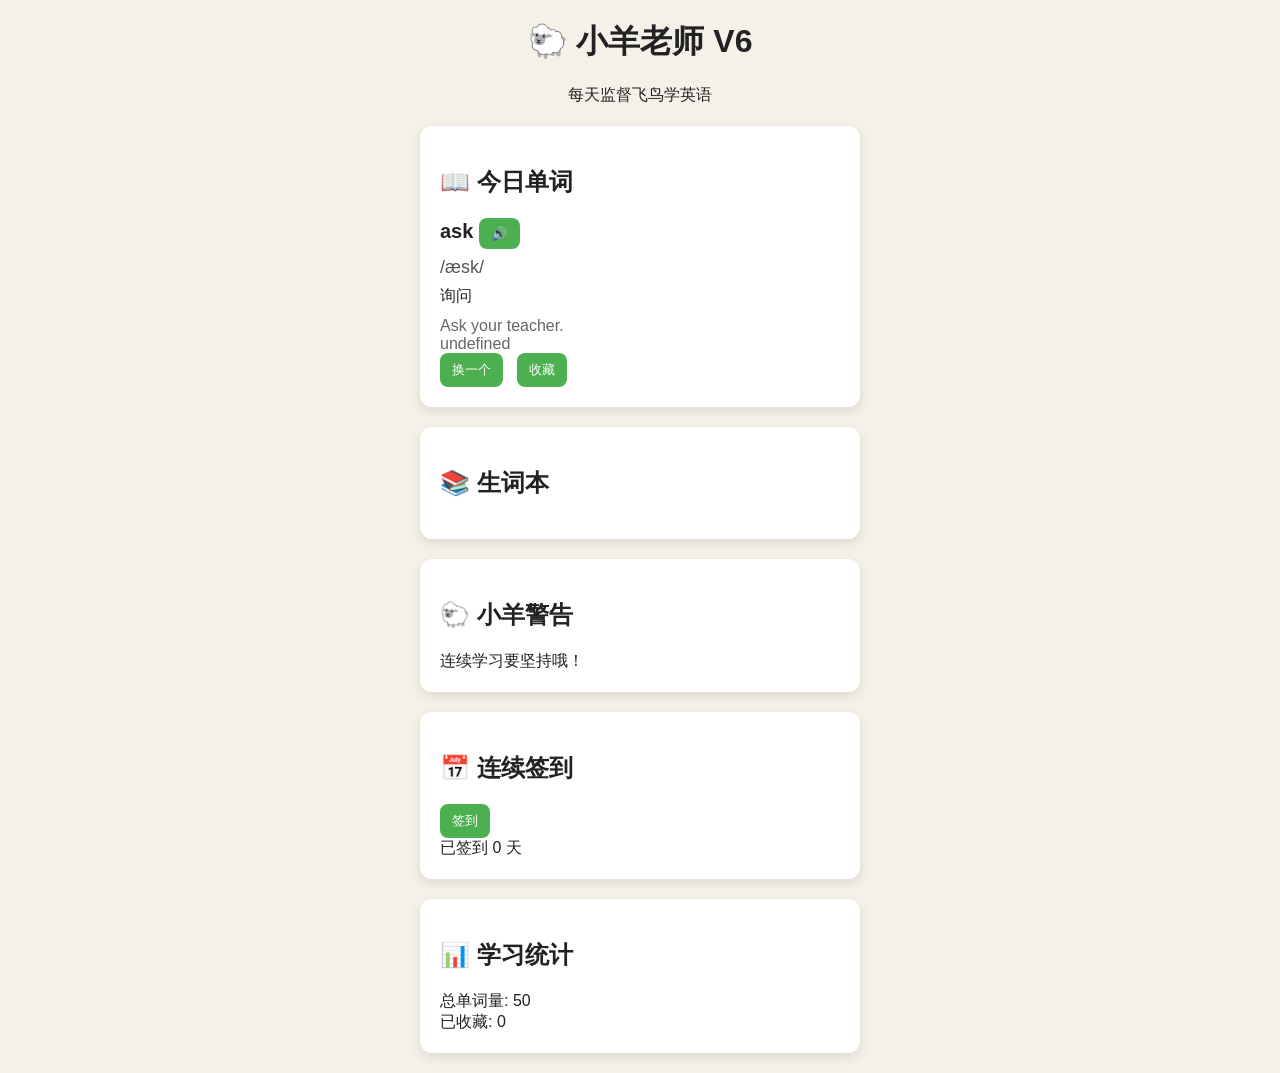
<file: index.html>
<!DOCTYPE html>
<html lang="zh-CN">
<head>
  <meta charset="UTF-8">
  <meta name="viewport" content="width=device-width, initial-scale=1.0">
  <title>小羊老师 V6</title>
  <link rel="stylesheet" href="style.css">
</head>
<body>
  <div class="container">
    <h1>🐑 小羊老师 V6</h1>
    <p>每天监督飞鸟学英语</p>

    <!-- 今日单词 -->
    <div class="card">
      <h2>📖 今日单词</h2>
      <div id="wordBox">
        <!-- JS 渲染单词 -->
      </div>
      <button id="changeWord">换一个</button>
      <button id="collectWord">收藏</button>
    </div>

    <!-- 生词本 -->
    <div class="card">
      <h2>📚 生词本</h2>
      <div id="book">
        <!-- JS 渲染收藏的单词 -->
      </div>
    </div>

    <!-- 小羊警告 -->
    <div class="card">
      <h2>🐑 小羊警告</h2>
      <div id="warning">
        <!-- JS 渲染警告 -->
      </div>
    </div>

    <!-- 连续签到 -->
    <div class="card">
      <h2>📅 连续签到</h2>
      <button id="checkinBtn">签到</button>
      <div id="checkin">已签到 0 天</div>
    </div>

    <!-- 学习统计 -->
    <div class="card">
      <h2>📊 学习统计</h2>
      <div id="stats">
        总单词量: 0<br>
        已收藏: 0
      </div>
    </div>
  </div>

  <script src="words_real_50.js"></script>
  <script src="app.js"></script>
</body>
</html>
</file>
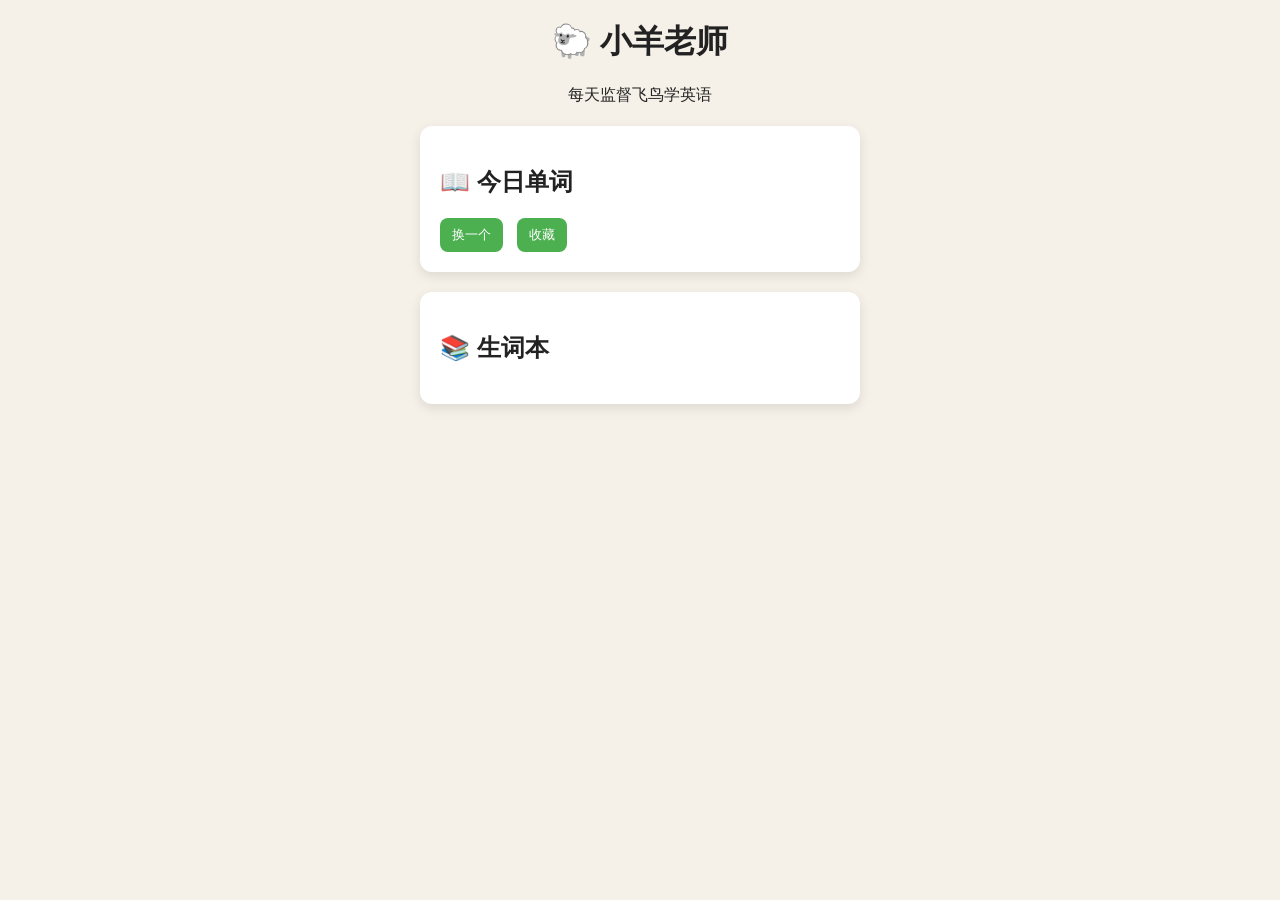
<file: index_fixed_v5.html>
<!DOCTYPE html>
<html lang="zh-CN">
<head>
<meta charset="UTF-8">
<meta name="viewport" content="width=device-width,initial-scale=1">
<title>小羊老师 V5</title>
<link rel="stylesheet" href="style.css">
</head>
<body>
<h1>🐑 小羊老师</h1>
<p>每天监督飞鸟学英语</p>

<div class="card">
  <h2>📖 今日单词</h2>
  <div id="wordBox"></div>
  <button onclick="nextWord()">换一个</button>
  <button onclick="saveWord()">收藏</button>
</div>

<div class="card">
  <h2>📚 生词本</h2>
  <div id="book"></div>
</div>

<script src="words_real_50.js"></script>
<script src="app.js"></script>
</body>
</html>
</file>
<file: style.css>
body {
  font-family: Arial, sans-serif;
  background-color: #f5f1e8;
  color: #222;
  text-align: center;
}

h1 {
  margin-top: 20px;
}

.card {
  background-color: #fff;
  border-radius: 12px;
  padding: 20px;
  margin: 20px auto;
  max-width: 400px;
  box-shadow: 0 4px 12px rgba(0,0,0,0.1);
  text-align: left;
}

button {
  margin-right: 10px;
  padding: 8px 12px;
  border-radius: 8px;
  border: none;
  background-color: #4CAF50;
  color: white;
  cursor: pointer;
}

button:hover {
  background-color: #45a049;
}
</file>
